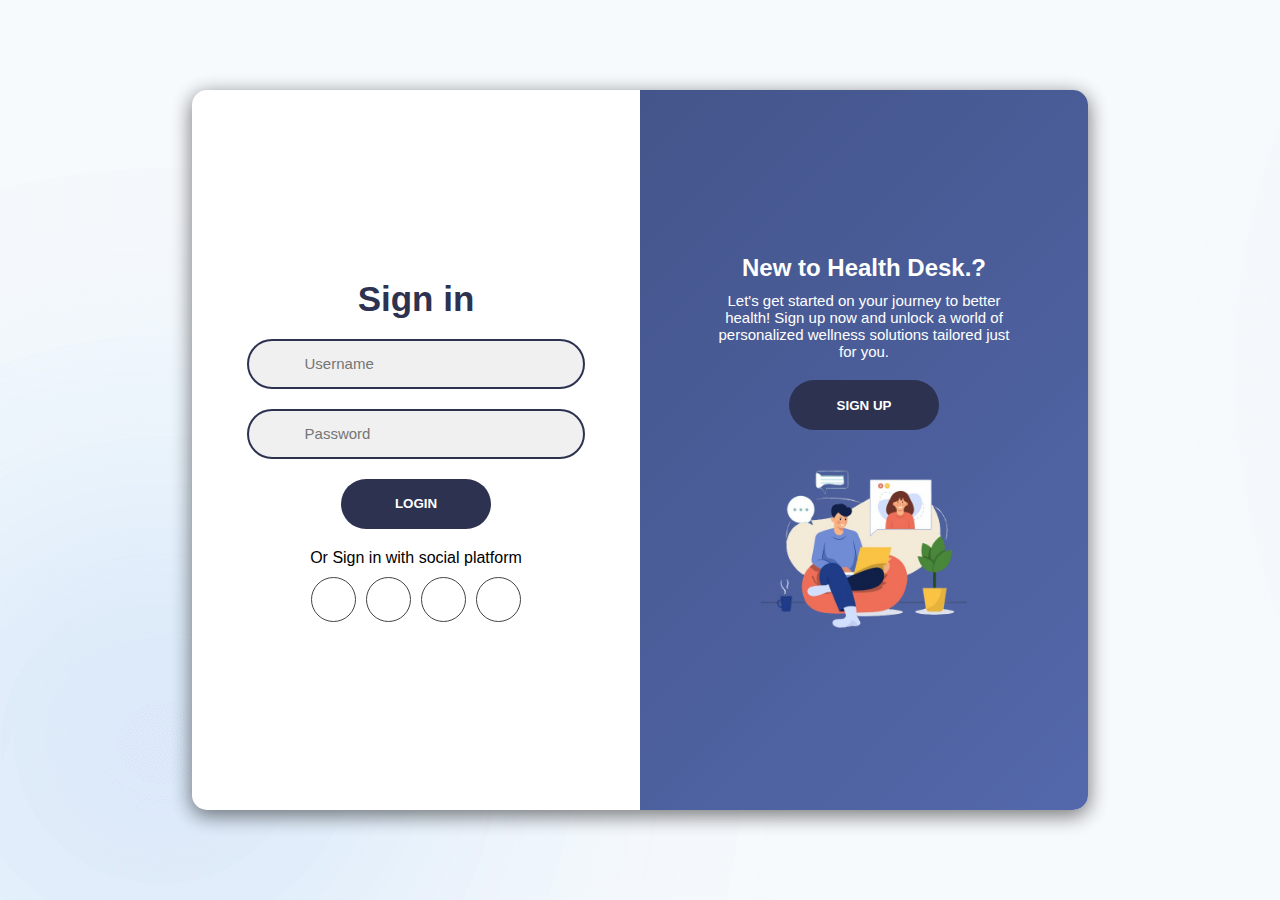
<file: login/index.html>
<!DOCTYPE html>
<html lang="en">
  <head>
    <meta charset="UTF-8" />
    <meta http-equiv="X-UA-Compatible" content="IE=edge" />
    <meta name="viewport" content="width=device-width, initial-scale=1.0" />
    <link
      rel="stylesheet"
      href="https://pro.fontawesome.com/releases/v5.10.0/css/all.css"
      integrity="sha384-AYmEC3Yw5cVb3ZcuHtOA93w35dYTsvhLPVnYs9eStHfGJvOvKxVfELGroGkvsg+p"
      crossorigin="anonymous"
    />
    <link rel="stylesheet" href="styles.css" />
    <title>Health Desk. Sign in</title>
  </head>

  <body>
    <div class="container">
      <div class="signin-signup">
        <form action="" class="sign-in-form">
          <h2 class="title">Sign in</h2>
          <div class="input-field">
            <i class="fas fa-user"></i>
            <input type="text" placeholder="Username" />
          </div>
          <div class="input-field">
            <i class="fas fa-lock"></i>
            <input type="password" placeholder="Password" />
          </div>
          <a href="#"><button class="btn">LOGIN</button></a>
          <p class="social-text">Or Sign in with social platform</p>
          <div class="social-media">
            <a href="#" class="social-icon">
              <i class="fab fa-facebook"></i>
            </a>
            <a href="" class="social-icon">
              <i class="fab fa-twitter"></i>
            </a>
            <a href="" class="social-icon">
              <i class="fab fa-google"></i>
            </a>
            <a href="" class="social-icon">
              <i class="fab fa-linkedin-in"></i>
            </a>
          </div>
          <p class="account-text">
            Don't have an account? <a href="#" id="sign-up-btn2">Sign up</a>
          </p>
        </form>
        <form action="" class="sign-up-form">
          <h2 class="title">Sign up</h2>
          <div class="input-field">
            <i class="fas fa-user"></i>
            <input type="text" placeholder="Username" />
          </div>
          <div class="input-field">
            <i class="fas fa-envelope"></i>
            <input type="text" placeholder="Email" />
          </div>
          <div class="input-field">
            <i class="fas fa-lock"></i>
            <input type="password" placeholder="Password" />
          </div>
          <a href="#"><button class="btn">Sign Up</button></a>
          <p class="social-text">Or Sign in with social platform</p>
          <div class="social-media">
            <a href="#" class="social-icon">
              <i class="fab fa-facebook"></i>
            </a>
            <a href="" class="social-icon">
              <i class="fab fa-twitter"></i>
            </a>
            <a href="" class="social-icon">
              <i class="fab fa-google"></i>
            </a>
            <a href="" class="social-icon">
              <i class="fab fa-linkedin-in"></i>
            </a>
          </div>
          <p class="account-text">
            Already have an account? <a href="#" id="sign-in-btn2">Sign in</a>
          </p>
        </form>
      </div>
      <div class="panels-container">
        <div class="panel left-panel">
          <div class="content">
            <h3>User of Health Desk.?</h3>
            <p>
              Welcome back to HealthDesk! We're thrilled to have you here. As a
              valued user, you're taking proactive steps towards better health
              and wellness.
            </p>
            <button class="btn sign" id="sign-in-btn">Sign in</button>
          </div>
          <img src="/assets/images/signin.png" alt="" class="image" />
        </div>
        <div class="panel right-panel">
          <div class="content">
            <h3>New to Health Desk.?</h3>
            <p>
              Let's get started on your journey to better health! Sign up now
              and unlock a world of personalized wellness solutions tailored
              just for you.
            </p>
            <button class="btn sign" id="sign-up-btn">Sign up</button>
          </div>
          <img src="/assets/images/signup.png" alt="" class="image" />
        </div>
      </div>
    </div>
    <script src="app.js"></script>
  </body>
</html>
</file>
<file: login/styles.css>
* {
  margin: 0;
  padding: 0;
  box-sizing: border-box;
  font-family: "Poppins", sans-serif;
}
body {
  display: flex;
  align-items: center;
  justify-content: center;
  min-height: 100vh;
  background-image: url("/assets/images/hero-bg.png");
}
.container {
  position: relative;
  width: 70vw;
  height: 80vh;
  background: #fff;
  border-radius: 15px;
  box-shadow: 0 4px 20px 0 rgba(0, 0, 0, 0.3), 0 6px 20px 0 rgba(0, 0, 0, 0.3);
  overflow: hidden;
}
.container::before {
  content: "";
  position: absolute;
  top: 0;
  left: -50%;
  width: 100%;
  height: 100%;
  background: linear-gradient(-45deg, #596fb7, #44558b);
  z-index: 6;
  transform: translateX(100%);
  transition: 1s ease-in-out;
}
.signin-signup {
  position: absolute;
  top: 0;
  left: 0;
  width: 100%;
  height: 100%;
  display: flex;
  align-items: center;
  justify-content: space-around;
  z-index: 5;
}
form {
  display: flex;
  align-items: center;
  justify-content: center;
  flex-direction: column;
  width: 40%;
  min-width: 238px;
  padding: 0 10px;
}
form.sign-in-form {
  opacity: 1;
  transition: 0.5s ease-in-out;
  transition-delay: 1s;
}
form.sign-up-form {
  opacity: 0;
  transition: 0.5s ease-in-out;
  transition-delay: 1s;
}
.title {
  font-size: 35px;
  color: #2d3250;
  margin-bottom: 10px;
}
.input-field {
  width: 100%;
  height: 50px;
  background: #f0f0f0;
  margin: 10px 0;
  border: 2px solid #2d3250;
  border-radius: 50px;
  display: flex;
  align-items: center;
}
.input-field i {
  flex: 1;
  text-align: center;
  color: #666;
  font-size: 14px;
}
.input-field input {
  flex: 5;
  background: none;
  border: none;
  outline: none;
  width: 100%;
  font-size: 15px;
  font-weight: 400;
  color: #444;
}
.btn {
  width: 150px;
  height: 50px;
  border: none;
  border-radius: 50px;
  background: #2d3250;
  color: #fff;
  font-weight: 600;
  margin: 10px 0;
  text-transform: uppercase;
  cursor: pointer;
}
.btn,
.sign {
  transition: background-color 0.3s ease;
}

.btn:hover,
.sign:hover {
  background-color: #4c79b8;
  color: #fff;
  box-shadow: 0 0 10px rgba(0, 0, 0, 0.3);
}

.social-text {
  margin: 10px 0;
  font-size: 16px;
}
.social-media {
  display: flex;
  justify-content: center;
}
.social-icon {
  height: 45px;
  width: 45px;
  display: flex;
  align-items: center;
  justify-content: center;
  color: #444;
  border: 1px solid #444;
  border-radius: 50px;
  margin: 0 5px;
}
a {
  text-decoration: none;
}
.social-icon:hover {
  color: #4d76af;
  border-color: #2d3250;
}
.panels-container {
  position: absolute;
  top: 0;
  left: 0;
  width: 100%;
  height: 100%;
  display: flex;
  align-items: center;
  justify-content: space-around;
}
.panel {
  display: flex;
  flex-direction: column;
  align-items: center;
  justify-content: space-around;
  width: 35%;
  min-width: 238px;
  padding: 0 10px;
  text-align: center;
  z-index: 6;
}
.left-panel {
  pointer-events: none;
}
.content {
  color: #fff;
  transition: 1.1s ease-in-out;
  transition-delay: 0.5s;
}
.panel h3 {
  font-size: 24px;
  font-weight: 600;
}
.panel p {
  font-size: 15px;
  padding: 10px 0;
}
.image {
  width: 70%;
  transition: 1.1s ease-in-out;
  transition-delay: 0.4s;
}
.left-panel .image,
.left-panel .content {
  transform: translateX(-200%);
}
.right-panel .image,
.right-panel .content {
  transform: translateX(0);
}
.account-text {
  display: none;
}
/*Animation*/
.container.sign-up-mode::before {
  transform: translateX(0);
}
.container.sign-up-mode .right-panel .image,
.container.sign-up-mode .right-panel .content {
  transform: translateX(200%);
}
.container.sign-up-mode .left-panel .image,
.container.sign-up-mode .left-panel .content {
  transform: translateX(0);
}
.container.sign-up-mode form.sign-in-form {
  opacity: 0;
}
.container.sign-up-mode form.sign-up-form {
  opacity: 1;
}
.container.sign-up-mode .right-panel {
  pointer-events: none;
}
.container.sign-up-mode .left-panel {
  pointer-events: all;
}
/*Responsive*/
@media (max-width: 779px) {
  .container {
    width: 100vw;
    height: 100vh;
  }
}
@media (max-width: 635px) {
  .container::before {
    display: none;
  }
  form {
    width: 80%;
  }
  form.sign-up-form {
    display: none;
  }
  .container.sign-up-mode2 form.sign-up-form {
    display: flex;
    opacity: 1;
  }
  .container.sign-up-mode2 form.sign-in-form {
    display: none;
  }
  .panels-container {
    display: none;
  }
  .account-text {
    display: initial;
    margin-top: 30px;
  }
}
@media (max-width: 320px) {
  form {
    width: 90%;
  }
}
</file>
